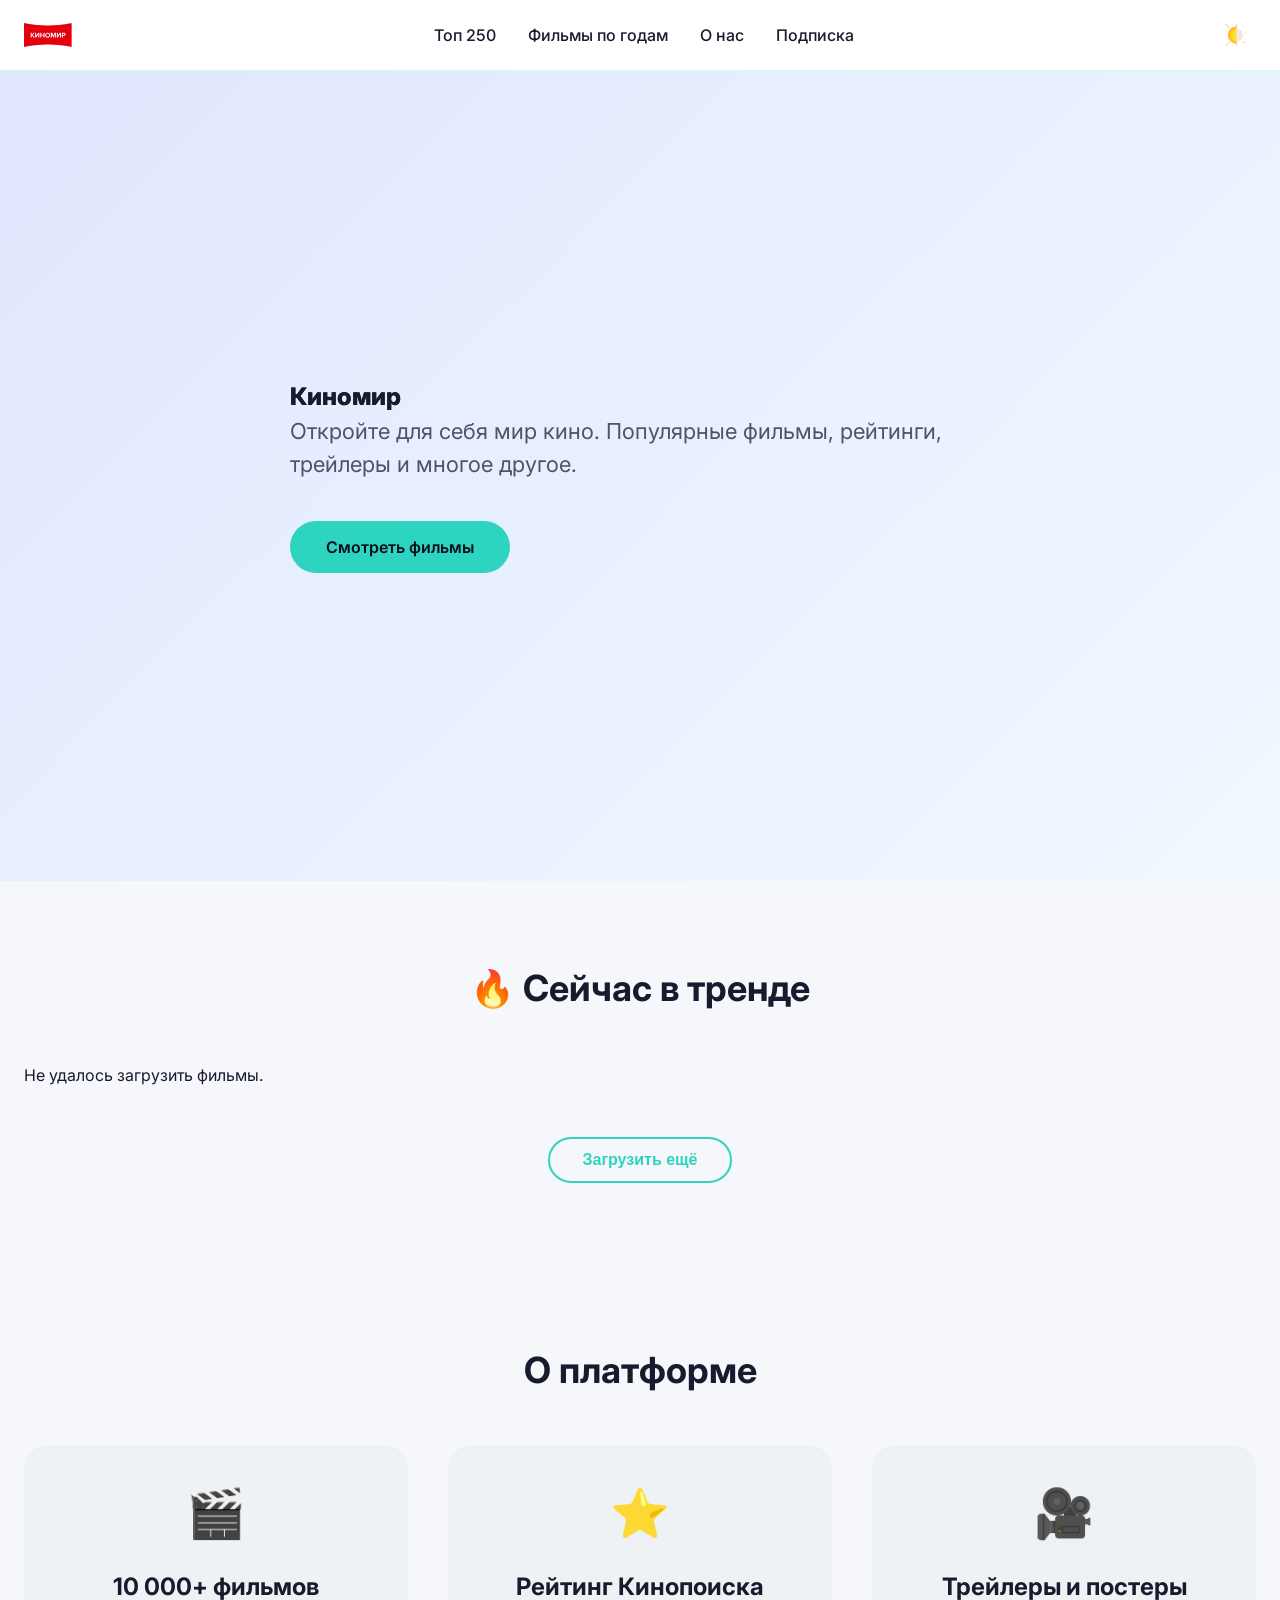
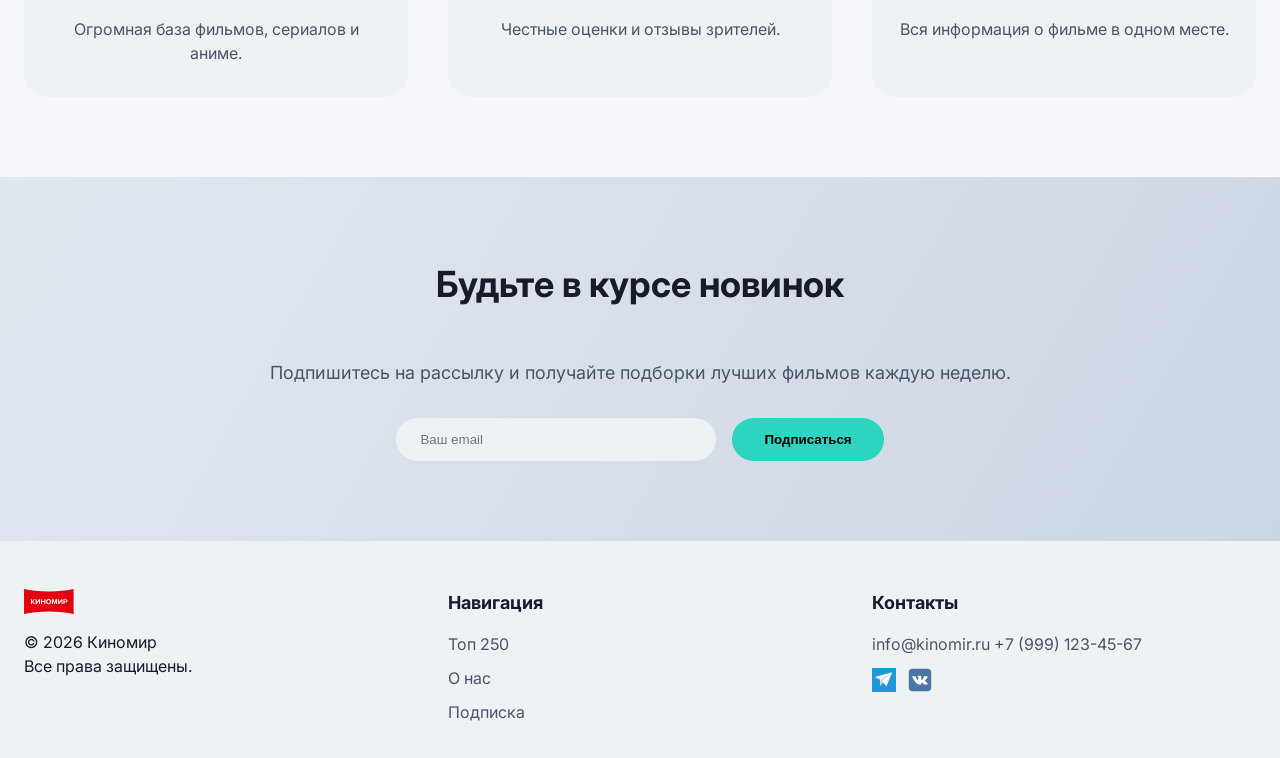
<file: index.html>
<!DOCTYPE html>
<html lang="ru">
<head>
    <meta charset="UTF-8">
    <meta name="viewport" content="width=device-width, initial-scale=1.0">
    <title>Киномир – популярные фильмы</title>
    <meta name="description" content="Киномир – современная платформа для поиска фильмов, рейтингов и рекомендаций.">
    <meta name="keywords" content="кино, фильмы, популярные фильмы, рейтинг, Киномир">
    <meta property="og:title" content="Киномир – фильмы онлайн">
    <meta property="og:description" content="Открой для себя лучшие фильмы с высоким рейтингом.">
    <meta property="og:image" content="assets/images/og-image.jpg">
    <meta property="og:type" content="website">
    <meta property="og:url" content="https://yourusername.github.io/Киномир/">

    <link rel="manifest" href="manifest.json">
    <meta name="theme-color" content="#2DD4BF">

    <link rel="stylesheet" href="css/reset.css">
    <link rel="stylesheet" href="css/fonts.css">
    <link rel="stylesheet" href="css/style.css">
    <link rel="stylesheet" href="css/theme.css">
</head>
<body>
    <header class="header">
        <div class="container header__container">
            <a class="header__logo" href="index.html">
                <img src="assets/icons/logo.svg" alt="Киномир">
            </a>
            <nav class="header__nav">
                <ul class="header__menu">
                    <li><a class="header__item-link" href="top250.html">Топ 250</a></li>
                    <li><a class="header__item-link" href="premiers.html">Фильмы по годам</a></li>
                    <li><a class="header__item-link js-scroll" href="#about">О нас</a></li>
                    <li><a class="header__item-link js-scroll" href="#subscribe">Подписка</a></li>
                </ul>
            </nav>
            <div class="header__actions">
                <button class="header__theme-button" aria-label="Тёмная тема">
                    <img src="assets/images/tema.png" alt="Тема">
                </button>
                <button class="header__burger" aria-label="Меню">
                    <span></span><span></span><span></span>
                </button>
            </div>
            <nav class="header__mobile-menu">
    <ul class="header__mobile-list">
        <li><a href="top250.html">Топ 250</a></li>
        <li><a href="premiers.html">Фильмы по годам</a></li>
        <li><a href="index.html#about">О платформе</a></li>
        <li><a href="index.html#subscribe">Подписка</a></li>
    </ul>
</nav>
        </div>
    </header>

    <main>
        <!-- Hero с градиентом -->
        <section class="hero">
            <div class="container hero__container">
                <div class="hero__content">
                    <h1 class="hero__title">Киномир</h1>
                    <p class="hero__subtitle">Откройте для себя мир кино. Популярные фильмы, рейтинги, трейлеры и многое другое.</p>
                    <a class="hero__cta js-scroll" href="#movies">Смотреть фильмы</a>
                </div>
            </div>
        </section>

        <!-- Блок популярных фильмов -->
        <section class="movies section" id="movies">
            <div class="container">
                <h2 class="movies__title title">🔥 Сейчас в тренде</h2>
                <div class="movies__list"></div>
                <div class="movies__loadmore">
                    <button class="movies__loadmore-button" type="button">Загрузить ещё</button>
                </div>
            </div>
        </section>

        <!-- О платформе -->
        <section class="about section" id="about">
            <div class="container">
                <h2 class="about__title title">О платформе</h2>
                <div class="about__grid">
                    <div class="about__card">
                        <div class="about__icon">🎬</div>
                        <h3>10 000+ фильмов</h3>
                        <p>Огромная база фильмов, сериалов и аниме.</p>
                    </div>
                    <div class="about__card">
                        <div class="about__icon">⭐</div>
                        <h3>Рейтинг Кинопоиска</h3>
                        <p>Честные оценки и отзывы зрителей.</p>
                    </div>
                    <div class="about__card">
                        <div class="about__icon">🎥</div>
                        <h3>Трейлеры и постеры</h3>
                        <p>Вся информация о фильме в одном месте.</p>
                    </div>
                </div>
            </div>
        </section>

        <!-- Подписка -->
        <section class="subscribe section" id="subscribe">
            <div class="container">
                <h2 class="title">Будьте в курсе новинок</h2>
                <p class="subscribe__description">Подпишитесь на рассылку и получайте подборки лучших фильмов каждую неделю.</p>
                <form class="subscribe__form" id="subscribeForm">
                    <input type="email" id="email" class="subscribe__input" placeholder="Ваш email" required>
                    <button type="submit" class="subscribe__button">Подписаться</button>
                </form>
            </div>
        </section>
    </main>

    <footer class="footer">
        <div class="container footer__container">
            <div class="footer__col">
                <a class="footer__logo" href="index.html"><img src="assets/icons/logo.svg" alt="Киномир"></a>
                <p>© 2026 Киномир<br>Все права защищены.</p>
            </div>
            <div class="footer__col">
                <h4>Навигация</h4>
                <ul>
                    <li><a href="top250.html">Топ 250</a></li>
                    <li><a href="#about">О нас</a></li>
                    <li><a href="#subscribe">Подписка</a></li>
                </ul>
            </div>
            <div class="footer__col">
                <h4>Контакты</h4>
                <a href="mailto:info@kinomir.ru">info@kinomir.ru</a>
                <a href="tel:+79991234567">+7 (999) 123-45-67</a>
                <div class="footer__socials">
                    <a href="#"><img src="assets/images/tg.jpg" alt="Telegram"></a>
                    <a href="#"><img src="assets/icons/VK.com-logo.svg" alt="VK"></a>
                </div>
            </div>
        </div>
    </footer>

        <script src="js/config.js"></script>
    <script src="js/script.js"></script>
    <script src="js/theme.js"></script>
</body>
</html>
</body>
</html>
</file>
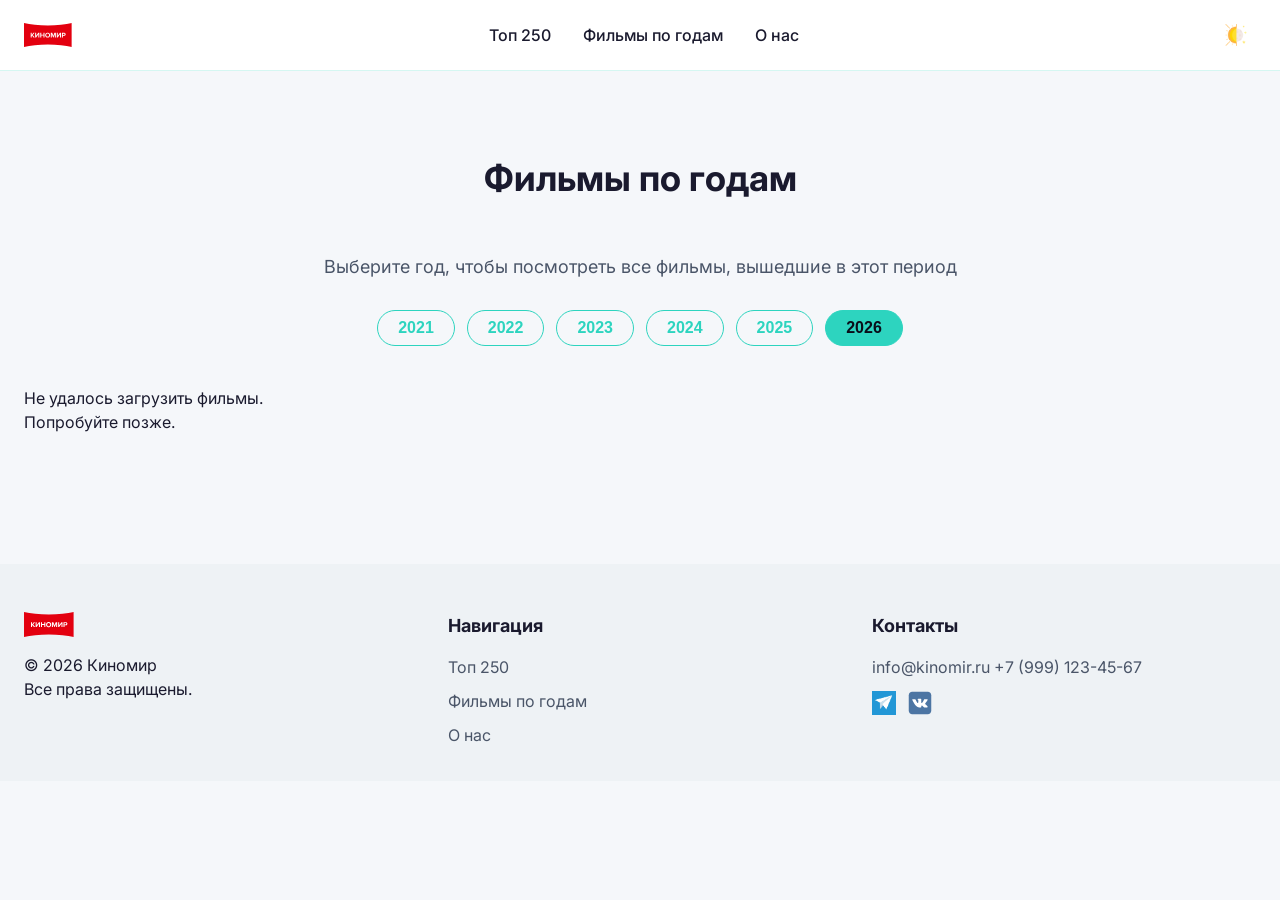
<file: premiers.html>
<!DOCTYPE html>
<html lang="ru">
<head>
    <meta charset="UTF-8">
    <meta name="viewport" content="width=device-width, initial-scale=1.0">
    <title>Фильмы по годам — Киномир</title>
    <meta name="description" content="Фильмы по годам: выбирайте год и смотрите все фильмы, вышедшие в этот период.">
    <meta name="keywords" content="фильмы по годам, подборки, кино по годам">
    <meta property="og:title" content="Фильмы по годам — Киномир">
    <meta property="og:description" content="Изучайте фильмы по годам выпуска.">
    <meta property="og:image" content="assets/images/og-image.jpg">
    <meta property="og:type" content="website">

    <link rel="manifest" href="manifest.json">
    <meta name="theme-color" content="#2DD4BF">

    <link rel="stylesheet" href="css/reset.css">
    <link rel="stylesheet" href="css/fonts.css">
    <link rel="stylesheet" href="css/style.css">
    <link rel="stylesheet" href="css/theme.css">
    <link rel="stylesheet" href="css/premiers.css">
</head>
<body>
    <header class="header">
        <div class="container header__container">
            <a class="header__logo" href="index.html">
                <img src="assets/icons/logo.svg" alt="Киномир">
            </a>
            <nav class="header__nav">
                <ul class="header__menu">
                    <li><a class="header__item-link" href="top250.html">Топ 250</a></li>
                    <li><a class="header__item-link" href="premiers.html">Фильмы по годам</a></li>
                    <li><a class="header__item-link js-scroll" href="index.html#about">О нас</a></li>
                </ul>
            </nav>
            <div class="header__actions">
                <button class="header__theme-button" aria-label="Тёмная тема">
                    <img src="assets/images/tema.png" alt="Тема">
                </button>
                <button class="header__burger" aria-label="Меню">
                    <span></span><span></span><span></span>
                </button>
            </div>
            <nav class="header__mobile-menu">
    <ul class="header__mobile-list">
        <li><a href="top250.html">Топ 250</a></li>
        <li><a href="premiers.html">Фильмы по годам</a></li>
        <li><a href="index.html#about">О платформе</a></li>
        <li><a href="index.html#subscribe">Подписка</a></li>
    </ul>
</nav>
        </div>
    </header>

    <main class="main">
        <section class="premiers section">
            <div class="container">
                <h1 class="premiers__title title">Фильмы по годам</h1>
                <p class="premiers__subtitle">Выберите год, чтобы посмотреть все фильмы, вышедшие в этот период</p>

                <!-- Блок с вкладками годов -->
                <div class="premiers__year-tabs"></div>


                <!-- Контейнер для карточек фильмов -->
                <div class="premiers__list movies__list"></div>

                <!-- Кнопка "Загрузить ещё" -->
                <div class="premiers__loadmore movies__loadmore">
                    <button class="premiers__loadmore-button movies__loadmore-button" type="button">Загрузить ещё</button>
                </div>
            </div>
        </section>
    </main>

    <footer class="footer">
        <div class="container footer__container">
            <div class="footer__col">
                <a class="footer__logo" href="index.html"><img src="assets/icons/logo.svg" alt="Киномир"></a>
                <p>© 2026 Киномир<br>Все права защищены.</p>
            </div>
            <div class="footer__col">
                <h4>Навигация</h4>
                <ul>
                    <li><a href="top250.html">Топ 250</a></li>
                    <li><a href="premiers.html">Фильмы по годам</a></li>
                    <li><a href="index.html#about">О нас</a></li>
                </ul>
            </div>
            <div class="footer__col">
                <h4>Контакты</h4>
                <a href="mailto:info@kinomir.ru">info@kinomir.ru</a>
                <a href="tel:+79991234567">+7 (999) 123-45-67</a>
                <div class="footer__socials">
                    <a href="#"><img src="assets/images/tg.jpg" alt="Telegram"></a>
                    <a href="#"><img src="assets/icons/VK.com-logo.svg" alt="VK"></a>
                </div>
            </div>
        </div>
    </footer>

    <script src="js/config.js"></script>
    <script src="js/theme.js"></script>
    <script src="js/premiers.js"></script>
</body>
</html>
</file>
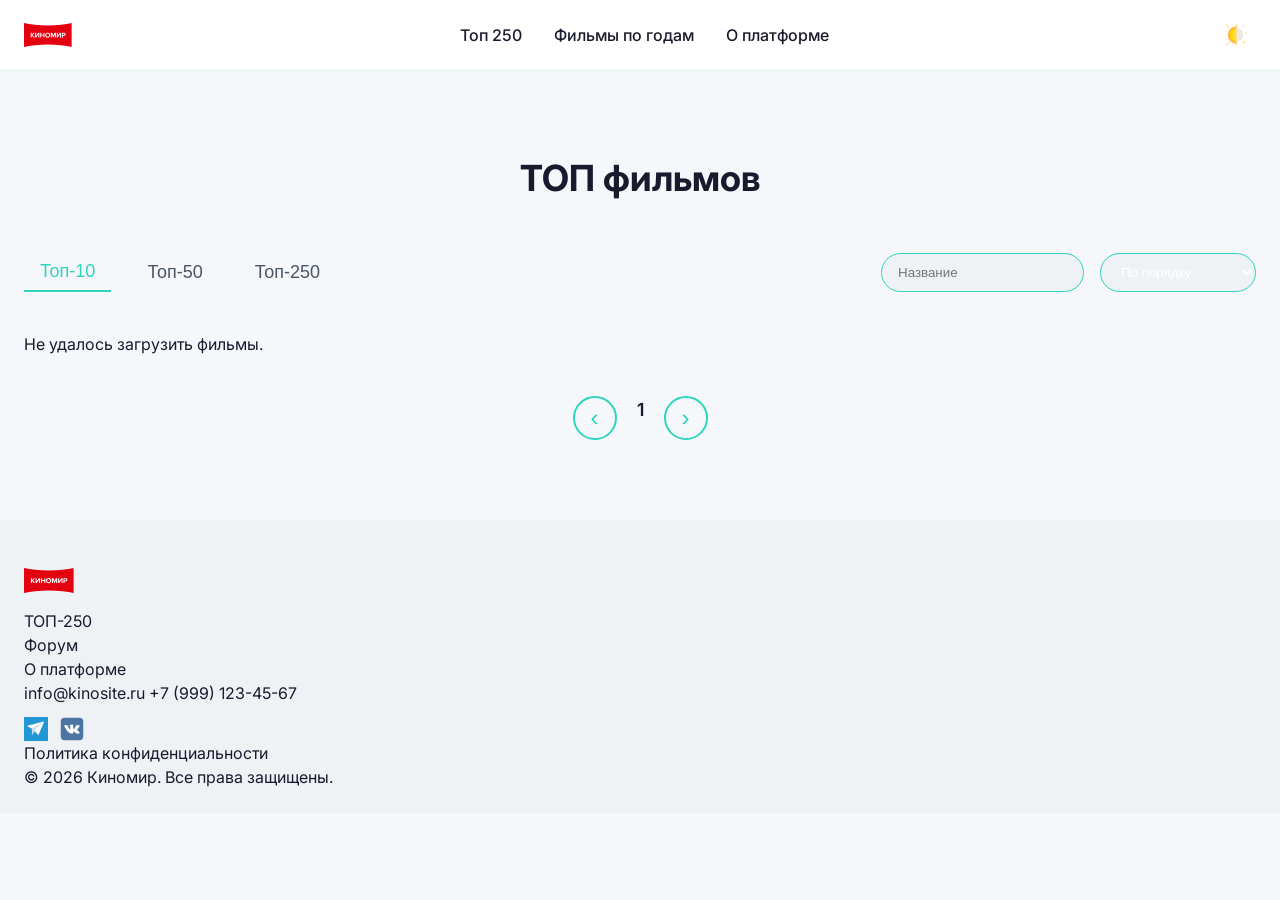
<file: top250.html>
<!DOCTYPE html>
<html lang="ru">

<head>
    <meta charset="UTF-8">
    <meta name="viewport" content="width=device-width, initial-scale=1.0">
    <title>ТОП фильмов — Киномир</title>
    <meta name="description" content="Список лучших фильмов из ТОП с рейтингами и постерами.">
    <meta name="keywords" content="топ 250, лучшие фильмы, рейтинг фильмов, кино, Кинопоиск">

    <meta property="og:title" content="ТОП-250 фильмов — Киномир">
    <meta property="og:description"
        content="Изучай список лучших фильмов из ТОП-250, смотри рейтинги и выбирай кино для просмотра.">

    <meta property="og:image" content="https://evelinastepanova.github.io/kinosite/assets/images/og-top250.jpg">
    <meta property="og:type" content="website">
    <meta property="og:url" content="https://evelinastepanova.github.io/kinosite/top250.html">

    <link rel="manifest" href="manifest.json">
    <meta name="theme-color" content="#ffb300">

    <link rel="stylesheet" href="css/reset.css">
    <link rel="stylesheet" href="css/fonts.css">
    <link rel="stylesheet" href="css/style.css">
    <link rel="stylesheet" href="css/theme.css">
    <link rel="stylesheet" href="css/top250.css">
</head>

<body>
    <header class="header" id="header" itemscope itemtype="http://schema.org/WPHeader">
        <div class="container header__container">
            <a class="header__logo" href="index.html">
                <img src="assets/icons/logo.svg" alt="Логотип сайта Киномир" itemprop="logo">
            </a>
            <nav class="header__nav" itemscope itemtype="https://schema.org/SiteNavigationElement">
                <ul class="header__menu">
                    <li class="header__item" itemprop="name">       
                        <a class="header__item-link" href="top250.html" itemprop="url">Топ 250</a>
                    </li>
                    <li>
                        <a class="header__item-link" href="premiers.html">Фильмы по годам</a>
                    </li>
                    <li class="header__item" itemprop="name">
                        <a class="header__item-link js-scroll" href="index.html#about" itemprop="url">О платформе</a>
                    </li>
                </ul>
            </nav>
            <div class="header__actions">
                <button class="header__theme-button" type="button" aria-label="Переключить тему">
                    <img src="assets/images/tema.png" alt="Иконка темы">
                </button>

                <button class="header__burger" type="button" aria-label="Открыть меню">
                    <span class="header__burger-line"></span>
                    <span class="header__burger-line"></span>
                    <span class="header__burger-line"></span>
                </button>
            </div>
            <nav class="header__mobile-menu">
    <ul class="header__mobile-list">
        <li><a href="top250.html">Топ 250</a></li>
        <li><a href="premiers.html">Фильмы по годам</a></li>
        <li><a href="index.html#about">О платформе</a></li>
        <li><a href="index.html#subscribe">Подписка</a></li>
    </ul>
</nav>
        </div>
    </header>
    <main class="main">
        <section class="top250 section">
            <div class="container">
                <h1 class="top250__title title">ТОП фильмов</h1>
                <div class="top250__controls">
                    <div class="top250__tabs">
                        <button class="top250__tab active" type="button" data-limit="10">Топ-10</button>
                        <button class="top250__tab" type="button" data-limit="50">Топ-50</button>
                        <button class="top250__tab" type="button" data-limit="250">Топ-250</button>
                    </div>
                    <div class="top250__filters">
                        <input class="top250__search" type="text" placeholder="Название">
                        <select class="top250__sort">
                            <option value="default">По порядку</option>
                            <option value="year-new">Сначала новые</option>
                            <option value="year-old">Сначала старые</option>
                        </select>
                    </div>
                </div>
                <div class="top250__list"></div>
                <div class="movies__pagination top250__pagination">
                    <button class="movies__pagination-button top250__pagination-prev" type="button">&#8249;</button>
                    <span class="top250__page">1</span>
                    <button class="movies__pagination-button top250__pagination-next" type="button">&#8250;</button>
                </div>
            </div>
        </section>
    </main>
    <footer class="footer" itemscope itemtype="http://schema.org/WPFooter">
        <div class="footer__top">
            <div class="container footer__top-container">
                <div class="footer__left">
                    <a class="footer__logo" href="index.html">
                        <img src="assets/icons/logo.svg" alt="Логотип сайта Киномир">
                    </a>
                </div>
                <div class="footer__center">
                    <nav class="footer__nav">
                        <ul class="footer__menu">
                            <li class="footer__item" itemprop="name">
                                <a class="footer__link" href="top250.html" itemprop="url">ТОП-250</a>
                            </li>
                            <li class="footer__item" itemprop="name">
                                <a class="footer__link" href="#" itemprop="url">Форум</a>
                            </li>
                            <li class="footer__item" itemprop="name">
                                <a class="footer__link js-scroll" href="#about" itemprop="url">О платформе</a>
                            </li>
                        </ul>
                    </nav>
                </div>
                <div class="footer__right">
                    <a class="footer__contact" href="mailto:info@kinosite.ru">info@kinosite.ru</a>
                    <a class="footer__contact" href="tel:+79991234567">+7 (999) 123-45-67</a>
                    <div class="footer__socials">
                        <a class="footer__social-link" href="#">
                            <img src="assets/images/tg.jpg" alt="Telegram">
                        </a>
                        <a class="footer__social-link" href="#">
                            <img src="assets/icons/VK.com-logo.svg" alt="VK">
                        </a>
                    </div>
                </div>
            </div>
        </div>
        <div class="footer__bottom">
            <div class="container footer__bottom-container">
                <a class="footer__policy-link" href="#">Политика конфиденциальности</a>
                <div class="footer__copy">© 2026 Киномир. Все права защищены.</div>
            </div>
        </div>
    </footer>

    <script src="js/config.js"></script>
    <script src="js/theme.js"></script>
    <script src="js/top250.js"></script>
</body>
</html>
</file>
<file: css/fonts.css>
@font-face {
    font-family: "Inter";
    src: url("../assets/fonts/Inter-VariableFont_opsz,wght.ttf");
}
</file>
<file: css/style.css>
:root {
    /* СВЕТЛАЯ ТЕМА (по умолчанию) */
    --color-bg: #f5f7fa;
    --color-bg-section: #ffffff;
    --color-surface: #eef2f5;
    --color-text-primary: #1a1a2e;
    --color-text-secondary: #4a5568;
    --color-accent: #2DD4BF;
    --color-accent-dark: #1A9E8D;
    --shadow-card: 0 10px 20px rgba(0, 0, 0, 0.08);
    --shadow-card-hover: 0 15px 30px rgba(0, 0, 0, 0.12);
    --header-height: 70px;
}

body.dark-theme {
    /* ТЁМНАЯ ТЕМА */
    --color-bg: #0A0E1A;
    --color-bg-section: #121826;
    --color-surface: #1E2433;
    --color-text-primary: #FFFFFF;
    --color-text-secondary: #B0B7C9;
    --color-accent: #2DD4BF;
    --color-accent-dark: #1A9E8D;
    --shadow-card: 0 10px 20px rgba(0, 0, 0, 0.3);
    --shadow-card-hover: 0 15px 30px rgba(0, 0, 0, 0.4);
}

* {
    margin: 0;
    padding: 0;
    box-sizing: border-box;
}

body {
    font-family: 'Poppins', 'Inter', sans-serif;
    background-color: var(--color-bg);
    color: var(--color-text-primary);
    line-height: 1.5;
}

.container {
    max-width: 1280px;
    margin: 0 auto;
    padding: 0 24px;
}

/* ---------- header ---------- */
.header {
    background: rgba(10, 14, 26, 0.95);
    backdrop-filter: blur(10px);
    position: sticky;
    top: 0;
    z-index: 1000;
    border-bottom: 1px solid rgba(45, 212, 191, 0.2);
}
body:not(.dark-theme) .header {
    background: rgba(255, 255, 255, 0.95);
}
.header__container {
    display: flex;
    align-items: center;
    justify-content: space-between;
    height: var(--header-height);
}
.header__logo img {
    width: 48px;
    height: auto;
}
.header__nav ul {
    display: flex;
    gap: 32px;
}
.header__item-link {
    font-weight: 500;
    transition: color 0.3s;
}
.header__item-link:hover {
    color: var(--color-accent);
}
.header__actions {
    display: flex;
    gap: 12px;
}
.header__theme-button, .header__burger {
    background: transparent;
    border: none;
    cursor: pointer;
    width: 40px;
    height: 40px;
    display: flex;
    align-items: center;
    justify-content: center;
    border-radius: 12px;
    transition: background 0.3s;
}
.header__theme-button:hover, .header__burger:hover {
    background: rgba(45, 212, 191, 0.1);
}
.header__theme-button img {
    width: 22px;
}
.header__burger {
    display: none;
    flex-direction: column;
    gap: 5px;
}
.header__burger span {
    width: 20px;
    height: 2px;
    background: var(--color-text-primary);
    border-radius: 2px;
}
.header__mobile-menu {
    position: absolute;
    top: var(--header-height);
    right: 0;
    background: var(--color-bg-section);
    padding: 20px;
    border-radius: 16px;
    box-shadow: 0 10px 30px rgba(0,0,0,0.5);
    opacity: 0;
    pointer-events: none;
    transition: 0.3s;
}
.header__mobile-menu.active {
    opacity: 1;
    pointer-events: all;
}
.header__mobile-menu ul {
    display: flex;
    flex-direction: column;
    gap: 16px;
}

/* ---------- hero ---------- */
.hero {
    min-height: 90vh;
    display: flex;
    align-items: center;
    background: linear-gradient(135deg, #0A0E1A 0%, #1A2A3A 100%);
}
body:not(.dark-theme) .hero {
    background: linear-gradient(135deg, #e0e7ff 0%, #f0f9ff 100%);
}
.hero__content {
    max-width: 700px;
}
.hero__title {
    color: var(--color-text-primary);
    font-weight: 800;
}
body:not(.dark-theme) .hero__title {
    background: linear-gradient(135deg, #1a1a2e 0%, var(--color-accent) 100%);
    -webkit-background-clip: text;
    background-clip: text;
}
.hero__subtitle {
    font-size: 22px;
    color: var(--color-text-secondary);
    margin-bottom: 40px;
}
.hero__cta {
    display: inline-block;
    background: var(--color-accent);
    color: #0A0E1A;
    font-weight: 600;
    padding: 14px 36px;
    border-radius: 40px;
    transition: transform 0.3s, background 0.3s;
}
.hero__cta:hover {
    background: var(--color-accent-dark);
    transform: translateY(-3px);
}

/* ---------- movies (карточки) ---------- */
.section {
    padding: 80px 0;
}
.title {
    font-size: 36px;
    font-weight: 700;
    margin-bottom: 48px;
    text-align: center;
}
.movies__list {
    display: grid;
    grid-template-columns: repeat(auto-fill, minmax(280px, 1fr));
    gap: 32px;
}
.movie-card {
    background: var(--color-surface);
    border-radius: 20px;
    overflow: hidden;
    transition: transform 0.3s, box-shadow 0.3s;
    box-shadow: var(--shadow-card);
}
.movie-card:hover {
    transform: translateY(-8px);
    box-shadow: var(--shadow-card-hover);
}
.movie-card__poster {
    width: 100%;
    height: 380px;
    object-fit: cover;
}
.movie-card__content {
    padding: 20px;
}
.movie-card__title {
    font-size: 18px;
    font-weight: 600;
    margin-bottom: 12px;
    min-height: 48px;
}
.movie-card__bottom {
    display: flex;
    justify-content: space-between;
    align-items: center;
    margin: 15px 0;
}
.movie-card__year, .movie-card__rating {
    font-size: 14px;
    color: var(--color-text-secondary);
}
.movie-card__rating {
    background: rgba(45, 212, 191, 0.2);
    padding: 4px 10px;
    border-radius: 20px;
    color: var(--color-accent);
    font-weight: 600;
}
.movie-card__button {
    display: block;
    text-align: center;
    background: transparent;
    border: 2px solid var(--color-accent);
    border-radius: 30px;
    padding: 10px;
    color: var(--color-accent);
    font-weight: 500;
    transition: all 0.3s;
}
.movie-card__button:hover {
    background: var(--color-accent);
    color: #0A0E1A;
}

/* кнопка "Загрузить ещё" */
.movies__loadmore {
    text-align: center;
    margin-top: 50px;
}
.movies__loadmore-button {
    background: transparent;
    border: 2px solid var(--color-accent);
    color: var(--color-accent);
    padding: 12px 32px;
    border-radius: 40px;
    font-weight: 600;
    font-size: 16px;
    cursor: pointer;
    transition: 0.3s;
}
.movies__loadmore-button:hover {
    background: var(--color-accent);
    color: #0A0E1A;
}
.movies__loadmore-button:disabled {
    opacity: 0.5;
    cursor: not-allowed;
}

/* ---------- about ---------- */
.about__grid {
    display: grid;
    grid-template-columns: repeat(auto-fit, minmax(260px, 1fr));
    gap: 40px;
    margin-top: 20px;
}
.about__card {
    background: var(--color-surface);
    padding: 32px 24px;
    border-radius: 24px;
    text-align: center;
    transition: 0.3s;
}
.about__card:hover {
    transform: translateY(-5px);
}
.about__icon {
    font-size: 48px;
    margin-bottom: 20px;
}
.about__card h3 {
    font-size: 24px;
    margin-bottom: 12px;
}
.about__card p {
    color: var(--color-text-secondary);
}

/* ---------- subscribe ---------- */
.subscribe {
    background: linear-gradient(120deg, #0F172A, #1E293B);
    text-align: center;
}
body:not(.dark-theme) .subscribe {
    background: linear-gradient(120deg, #e2e8f0, #cbd5e1);
}
.subscribe__description {
    font-size: 18px;
    margin-bottom: 32px;
    color: var(--color-text-secondary);
}
.subscribe__form {
    display: flex;
    justify-content: center;
    gap: 16px;
    flex-wrap: wrap;
}
.subscribe__input {
    padding: 14px 24px;
    border-radius: 50px;
    border: none;
    width: 320px;
    background: var(--color-surface);
    color: var(--color-text-primary);
    outline: none;
}
.subscribe__button {
    background: var(--color-accent);
    border: none;
    padding: 14px 32px;
    border-radius: 50px;
    font-weight: 600;
    cursor: pointer;
    transition: 0.3s;
}
.subscribe__button:hover {
    background: var(--color-accent-dark);
    transform: translateY(-2px);
}

/* ---------- footer ---------- */
.footer {
    background: #070B12;
    padding: 48px 0 24px;
}
body:not(.dark-theme) .footer {
    background: #eef2f5;
}
.footer__container {
    display: grid;
    grid-template-columns: repeat(auto-fit, minmax(200px, 1fr));
    gap: 40px;
}
.footer__logo img {
    width: 50px;
    margin-bottom: 16px;
}
.footer__col h4 {
    margin-bottom: 16px;
    font-size: 18px;
}
.footer__col ul {
    list-style: none;
}
.footer__col li, .footer__col a {
    margin-bottom: 10px;
    color: var(--color-text-secondary);
    transition: color 0.3s;
}
.footer__col a:hover {
    color: var(--color-accent);
}
.footer__socials {
    display: flex;
    gap: 12px;
    margin-top: 12px;
}
.footer__socials img {
    width: 24px;
    height: 24px;
}

/* ---------- адаптив ---------- */
@media (max-width: 768px) {
    .header__nav { display: none; }
    .header__burger { display: flex; }
    .hero__title { font-size: 44px; }
    .title { font-size: 28px; }
    .movies__list { grid-template-columns: 1fr 1fr; gap: 20px; }
    .movie-card__poster { height: 280px; }
}
@media (max-width: 480px) {
    .movies__list { grid-template-columns: 1fr; }
    .subscribe__form { flex-direction: column; align-items: center; }
    .subscribe__input { width: 100%; }
}
</file>
<file: css/theme.css>
body.dark-theme {
    --color-bg: #05070F;
    --color-bg-section: #0B0F1A;
    --color-surface: #141A26;
    --color-text-primary: #F0F3FA;
    --color-text-secondary: #9AA3B8;
    --color-accent: #2DD4BF;
}
</file>
<file: css/premiers.css>
/* Дополнение к существующему premiers.css */
.premiers__subtitle {
    text-align: center;
    color: var(--color-text-secondary);
    margin-bottom: 30px;
    font-size: 18px;
}

.premiers__year-tabs {
    display: flex;
    justify-content: center;
    gap: 12px;
    flex-wrap: wrap;
    margin-bottom: 40px;
}

.premiers__year-tab {
    background: transparent;
    border: 1px solid var(--color-accent);
    color: var(--color-accent);
    padding: 8px 20px;
    border-radius: 40px;
    font-size: 16px;
    font-weight: 600;
    cursor: pointer;
    transition: all 0.3s;
}

.premiers__year-tab:hover {
    background: rgba(45, 212, 191, 0.1);
    transform: translateY(-2px);
}

.premiers__year-tab.active {
    background: var(--color-accent);
    color: #0A0E1A;
    border-color: var(--color-accent);
}
.movie-card.no-poster .movie-card__poster {
    background: var(--color-surface);
    min-height: 380px;
    display: flex;
    align-items: center;
    justify-content: center;
}
.movie-card.no-poster .movie-card__poster::before {
    content: "🎬";
    font-size: 64px;
    opacity: 0.5;
}
</file>
<file: css/top250.css>
/* Адаптация страницы ТОП-250 под единый стиль */
.top250__controls {
    display: flex;
    justify-content: space-between;
    flex-wrap: wrap;
    gap: 20px;
    margin-bottom: 40px;
}
.top250__tabs {
    display: flex;
    gap: 20px;
}
.top250__tab {
    background: transparent;
    border: none;
    color: var(--color-text-secondary);
    font-size: 18px;
    padding: 8px 16px;
    cursor: pointer;
    transition: 0.3s;
}
.top250__tab.active {
    color: var(--color-accent);
    border-bottom: 2px solid var(--color-accent);
}
.top250__filters {
    display: flex;
    gap: 16px;
}
.top250__search, .top250__sort {
    padding: 10px 16px;
    border-radius: 30px;
    border: 1px solid var(--color-accent);
    background: var(--color-surface);
    color: white;
    outline: none;
}
.top250__list {
    display: flex;
    flex-direction: column;
    gap: 20px;
}
.top250-card {
    display: grid;
    grid-template-columns: 70px 100px 1fr 80px;
    align-items: center;
    gap: 24px;
    background: var(--color-surface);
    padding: 16px 24px;
    border-radius: 20px;
    transition: 0.3s;
}
.top250-card:hover {
    transform: translateX(5px);
    background: rgba(45, 212, 191, 0.1);
}
.top250-card__number {
    font-size: 32px;
    font-weight: 700;
    color: var(--color-accent);
}
.top250-card--winner .top250-card__number {
    font-size: 48px;
    color: transparent;
    -webkit-text-stroke: 1px var(--color-accent);
}
.top250-card__poster {
    width: 80px;
    height: 110px;
    object-fit: cover;
    border-radius: 12px;
}
.top250-card__title {
    font-size: 20px;
    font-weight: 600;
}
.top250-card__rating {
    justify-self: end;
    background: var(--color-accent);
    padding: 6px 14px;
    border-radius: 30px;
    font-weight: bold;
    color: #0A0E1A;
}
.top250__pagination {
    display: flex;
    justify-content: center;
    gap: 20px;
    margin-top: 40px;
}
.movies__pagination-button {
    background: transparent;
    border: 2px solid var(--color-accent);
    width: 44px;
    height: 44px;
    border-radius: 50%;
    color: var(--color-accent);
    font-size: 24px;
    cursor: pointer;
    transition: 0.3s;
}
.movies__pagination-button:hover:not(:disabled) {
    background: var(--color-accent);
    color: #0A0E1A;
}
.movies__pagination-button:disabled {
    opacity: 0.3;
    cursor: not-allowed;
}
.top250__page {
    font-weight: 600;
    font-size: 18px;
}
.hidden { display: none; }

@media (max-width: 768px) {
    .top250-card { grid-template-columns: 50px 70px 1fr; gap: 12px; }
    .top250-card__rating { grid-column: 3; justify-self: start; }
}
@media (max-width: 480px) {
    .top250-card { grid-template-columns: 1fr; text-align: center; }
    .top250-card__poster { width: 120px; margin: 0 auto; }
}
</file>
